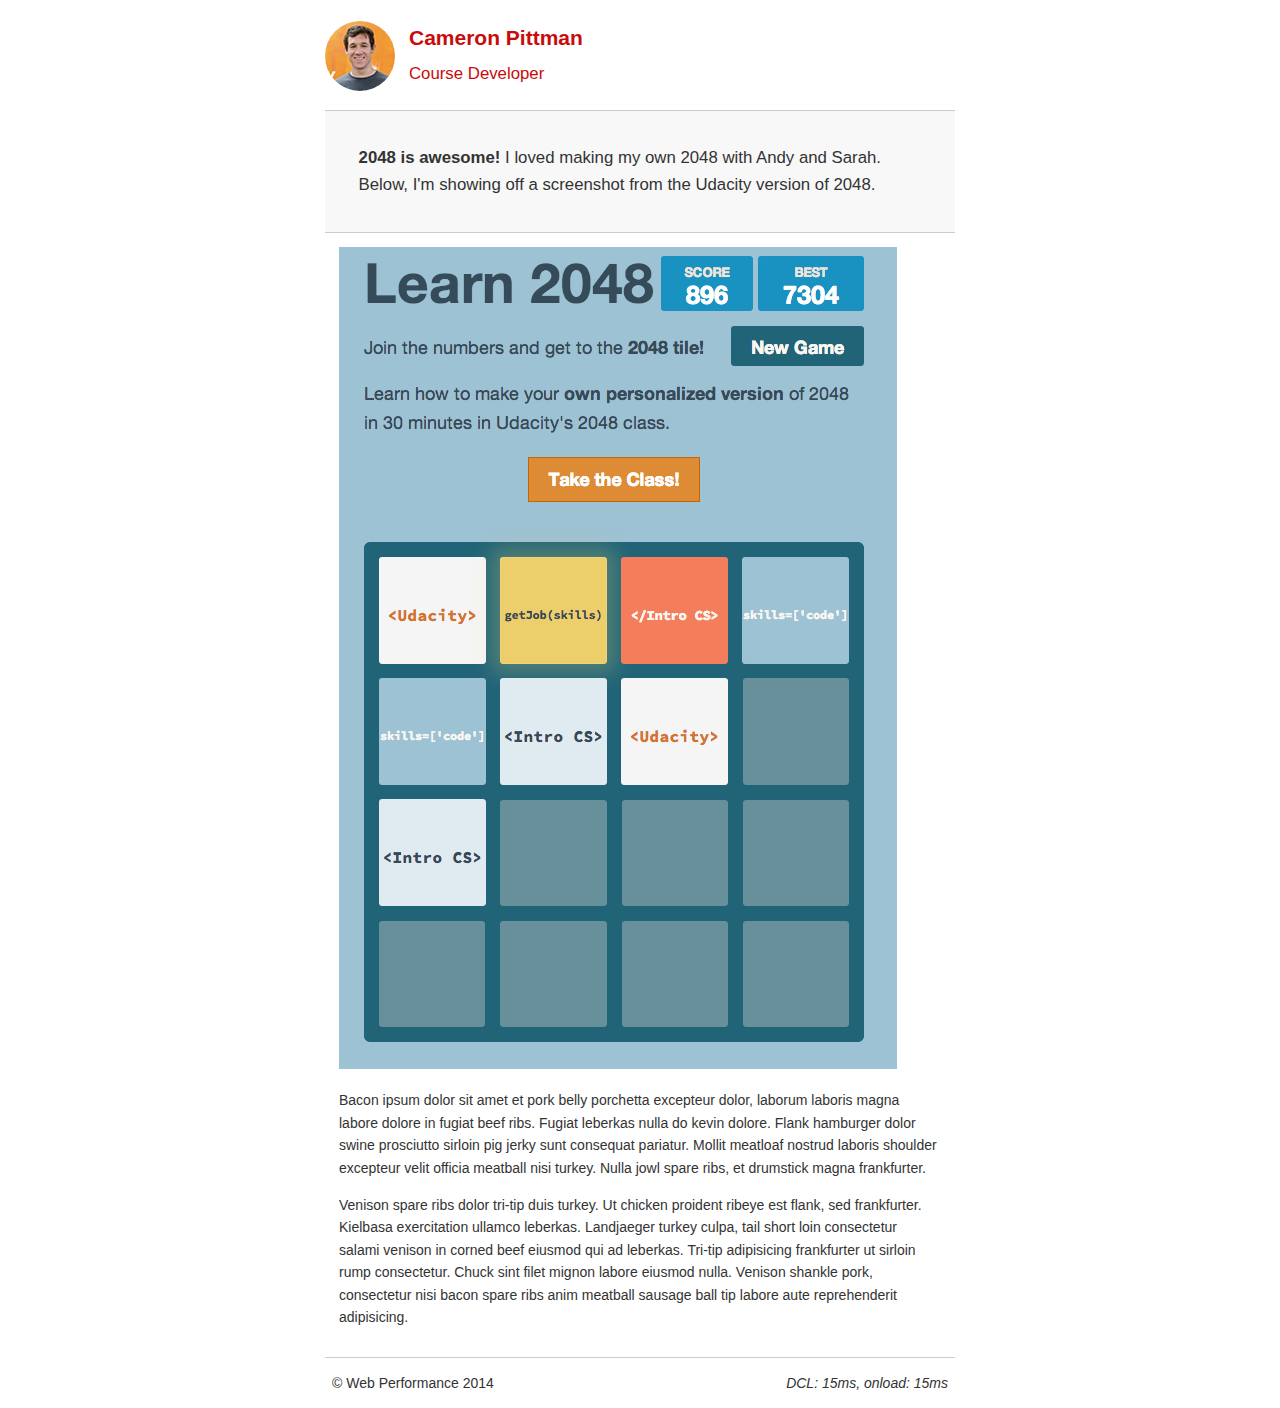
<file: project-2048.html>
<!DOCTYPE html>
<html lang="en">
  <head>
    <meta charset="utf-8">
    <meta name="viewport" content="width=device-width, initial-scale=1">
    <meta name="description" content=" FILL ME IN ">
    <meta name="author" content=" FILL ME IN ">
    <title>Cameron Pittman: Portfolio</title>

    <!-- Hmm, what is the impact of web fonts on speed? Measure it... -->
    <!-- <link href="//fonts.googleapis.com/css?family=Open+Sans:400,700" rel="stylesheet"> -->

    <link href="css/style.css" rel="stylesheet">
    <link href="css/print.css" rel="stylesheet">

    <script>
      (function(w,g){w['GoogleAnalyticsObject']=g;
      w[g]=w[g]||function(){(w[g].q=w[g].q||[]).push(arguments)};w[g].l=1*new Date();})(window,'ga');

      // Optional TODO: replace with your Google Analytics profile ID.
      ga('create', 'UA-XXXX-Y');
      ga('send', 'pageview');
    </script>
    <script src="//www.google-analytics.com/analytics.js"></script>
    <script src="js/perfmatters.js"></script>
  </head>

  <body>
    <header>
      <a href="/"><img src="img/profilepic.jpg"></a>
      <p>Cameron Pittman<br><span>Course Developer</span></p>
    </header>

    <div class="container">
      <div class="hero">
        <strong>2048 is awesome!</strong> I loved making my own 2048 with Andy and Sarah. Below, I'm showing off a screenshot from the Udacity version of 2048.
      </div>

      <div class="content">

        <img class="img-responsive" src="img/2048.png">

        <p>Bacon ipsum dolor sit amet et pork belly porchetta excepteur dolor, laborum laboris magna labore dolore in fugiat beef ribs. Fugiat leberkas nulla do kevin dolore. Flank hamburger dolor swine prosciutto sirloin pig jerky sunt consequat pariatur. Mollit meatloaf nostrud laboris shoulder excepteur velit officia meatball nisi turkey. Nulla jowl spare ribs, et drumstick magna frankfurter.</p>

        <p>Venison spare ribs dolor tri-tip duis turkey. Ut chicken proident ribeye est flank, sed frankfurter. Kielbasa exercitation ullamco leberkas. Landjaeger turkey culpa, tail short loin consectetur salami venison in corned beef eiusmod qui ad leberkas. Tri-tip adipisicing frankfurter ut sirloin rump consectetur. Chuck sint filet mignon labore eiusmod nulla. Venison shankle pork, consectetur nisi bacon spare ribs anim meatball sausage ball tip labore aute reprehenderit adipisicing.</p>

    </div>

    <footer>
      <p>&copy; Web Performance 2014 <span id="crp-stats"></span></p>
    </footer>
  </body>
</html>
</file>
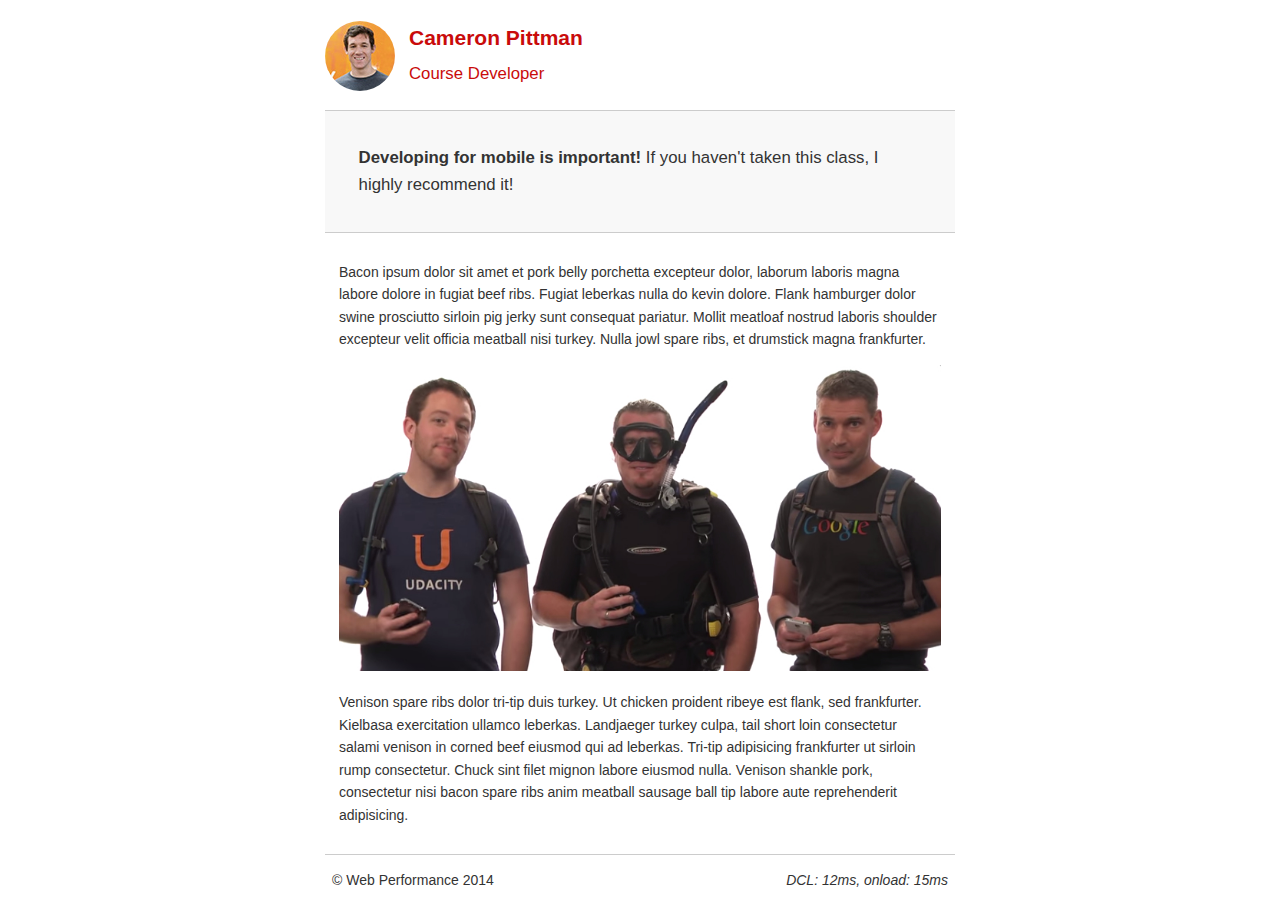
<file: project-mobile.html>
<!DOCTYPE html>
<html lang="en">
  <head>
    <meta charset="utf-8">
    <meta name="viewport" content="width=device-width, initial-scale=1">
    <meta name="description" content=" FILL ME IN ">
    <meta name="author" content=" FILL ME IN ">
    <title>Cameron Pitman: Portfolio</title>

    <!-- Hmm, what is the impact of web fonts on speed? Measure it... -->
    <!-- <link href="//fonts.googleapis.com/css?family=Open+Sans:400,700" rel="stylesheet"> -->

    <link href="css/style.css" rel="stylesheet">
    <link href="css/print.css" rel="stylesheet">

    <script>
      (function(w,g){w['GoogleAnalyticsObject']=g;
      w[g]=w[g]||function(){(w[g].q=w[g].q||[]).push(arguments)};w[g].l=1*new Date();})(window,'ga');

      // Optional TODO: replace with your Google Analytics profile ID.
      ga('create', 'UA-XXXX-Y');
      ga('send', 'pageview');
    </script>
    <script src="http://www.google-analytics.com/analytics.js"></script>
    <script async src="js/perfmatters.js"></script>
  </head>

  <body>
    <header>
      <a href="/"><img src="img/profilepic.jpg"></a>
      <p>Cameron Pittman<br><span>Course Developer</span></p>
    </header>

    <div class="container">
      <div class="hero">
        <strong>Developing for mobile is important!</strong> If you haven't taken this class, I highly recommend it!
      </div>

      <div class="content">

        <p>Bacon ipsum dolor sit amet et pork belly porchetta excepteur dolor, laborum laboris magna labore dolore in fugiat beef ribs. Fugiat leberkas nulla do kevin dolore. Flank hamburger dolor swine prosciutto sirloin pig jerky sunt consequat pariatur. Mollit meatloaf nostrud laboris shoulder excepteur velit officia meatball nisi turkey. Nulla jowl spare ribs, et drumstick magna frankfurter.</p>

        <img src="img/mobilewebdev.jpg">

        <p>Venison spare ribs dolor tri-tip duis turkey. Ut chicken proident ribeye est flank, sed frankfurter. Kielbasa exercitation ullamco leberkas. Landjaeger turkey culpa, tail short loin consectetur salami venison in corned beef eiusmod qui ad leberkas. Tri-tip adipisicing frankfurter ut sirloin rump consectetur. Chuck sint filet mignon labore eiusmod nulla. Venison shankle pork, consectetur nisi bacon spare ribs anim meatball sausage ball tip labore aute reprehenderit adipisicing.</p>

    </div>

    <footer>
      <p>&copy; Web Performance 2014 <span id="crp-stats"></span></p>
    </footer>
  </body>
</html>
</file>
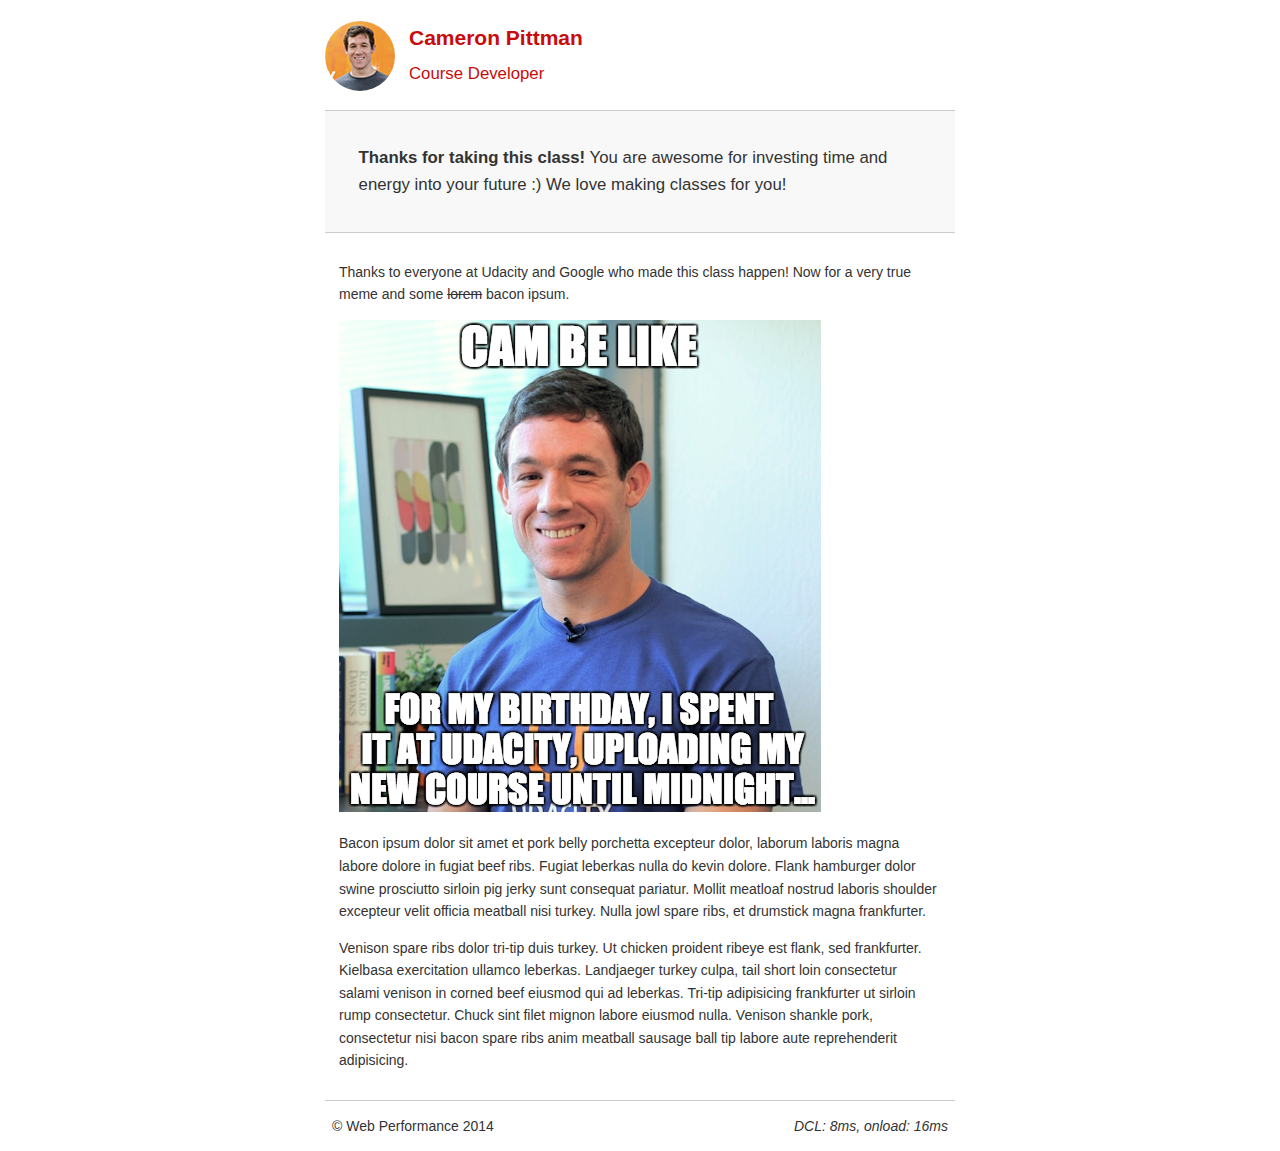
<file: project-webperf.html>
<!DOCTYPE html>
<html lang="en">
  <head>
    <meta charset="utf-8">
    <meta name="viewport" content="width=device-width, initial-scale=1">
    <meta name="description" content=" FILL ME IN ">
    <meta name="author" content=" FILL ME IN ">
    <title>Cameron Pittman: Portfolio</title>

    <!-- Hmm, what is the impact of web fonts on speed? Measure it... -->
    <!-- <link href="//fonts.googleapis.com/css?family=Open+Sans:400,700" rel="stylesheet"> -->

    <link href="css/style.css" rel="stylesheet">
    <link href="css/print.css" rel="stylesheet">

    <script>
      (function(w,g){w['GoogleAnalyticsObject']=g;
      w[g]=w[g]||function(){(w[g].q=w[g].q||[]).push(arguments)};w[g].l=1*new Date();})(window,'ga');

      // Optional TODO: replace with your Google Analytics profile ID.
      ga('create', 'UA-XXXX-Y');
      ga('send', 'pageview');
    </script>
    <script src="http://www.google-analytics.com/analytics.js"></script>
    <script async src="js/perfmatters.js"></script>
  </head>

  <body>
    <header>
      <a href="/"><img src="img/profilepic.jpg"></a>
      <p>Cameron Pittman<br><span>Course Developer</span></p>
    </header>

    <div class="container">
      <div class="hero">
        <strong>Thanks for taking this class!</strong> You are awesome for investing time and energy into your future :) We love making classes for you!
      </div>

      <div class="content">

        <p>Thanks to everyone at Udacity and Google who made this class happen! Now for a very true meme and some <strike>lorem</strike> bacon ipsum.</p>

        <img src="img/cam_be_like.jpg">

        <p>Bacon ipsum dolor sit amet et pork belly porchetta excepteur dolor, laborum laboris magna labore dolore in fugiat beef ribs. Fugiat leberkas nulla do kevin dolore. Flank hamburger dolor swine prosciutto sirloin pig jerky sunt consequat pariatur. Mollit meatloaf nostrud laboris shoulder excepteur velit officia meatball nisi turkey. Nulla jowl spare ribs, et drumstick magna frankfurter.</p>

        <p>Venison spare ribs dolor tri-tip duis turkey. Ut chicken proident ribeye est flank, sed frankfurter. Kielbasa exercitation ullamco leberkas. Landjaeger turkey culpa, tail short loin consectetur salami venison in corned beef eiusmod qui ad leberkas. Tri-tip adipisicing frankfurter ut sirloin rump consectetur. Chuck sint filet mignon labore eiusmod nulla. Venison shankle pork, consectetur nisi bacon spare ribs anim meatball sausage ball tip labore aute reprehenderit adipisicing.</p>

    </div>

    <footer>
      <p>&copy; Web Performance 2014 <span id="crp-stats"></span></p>
    </footer>
  </body>
</html>
</file>
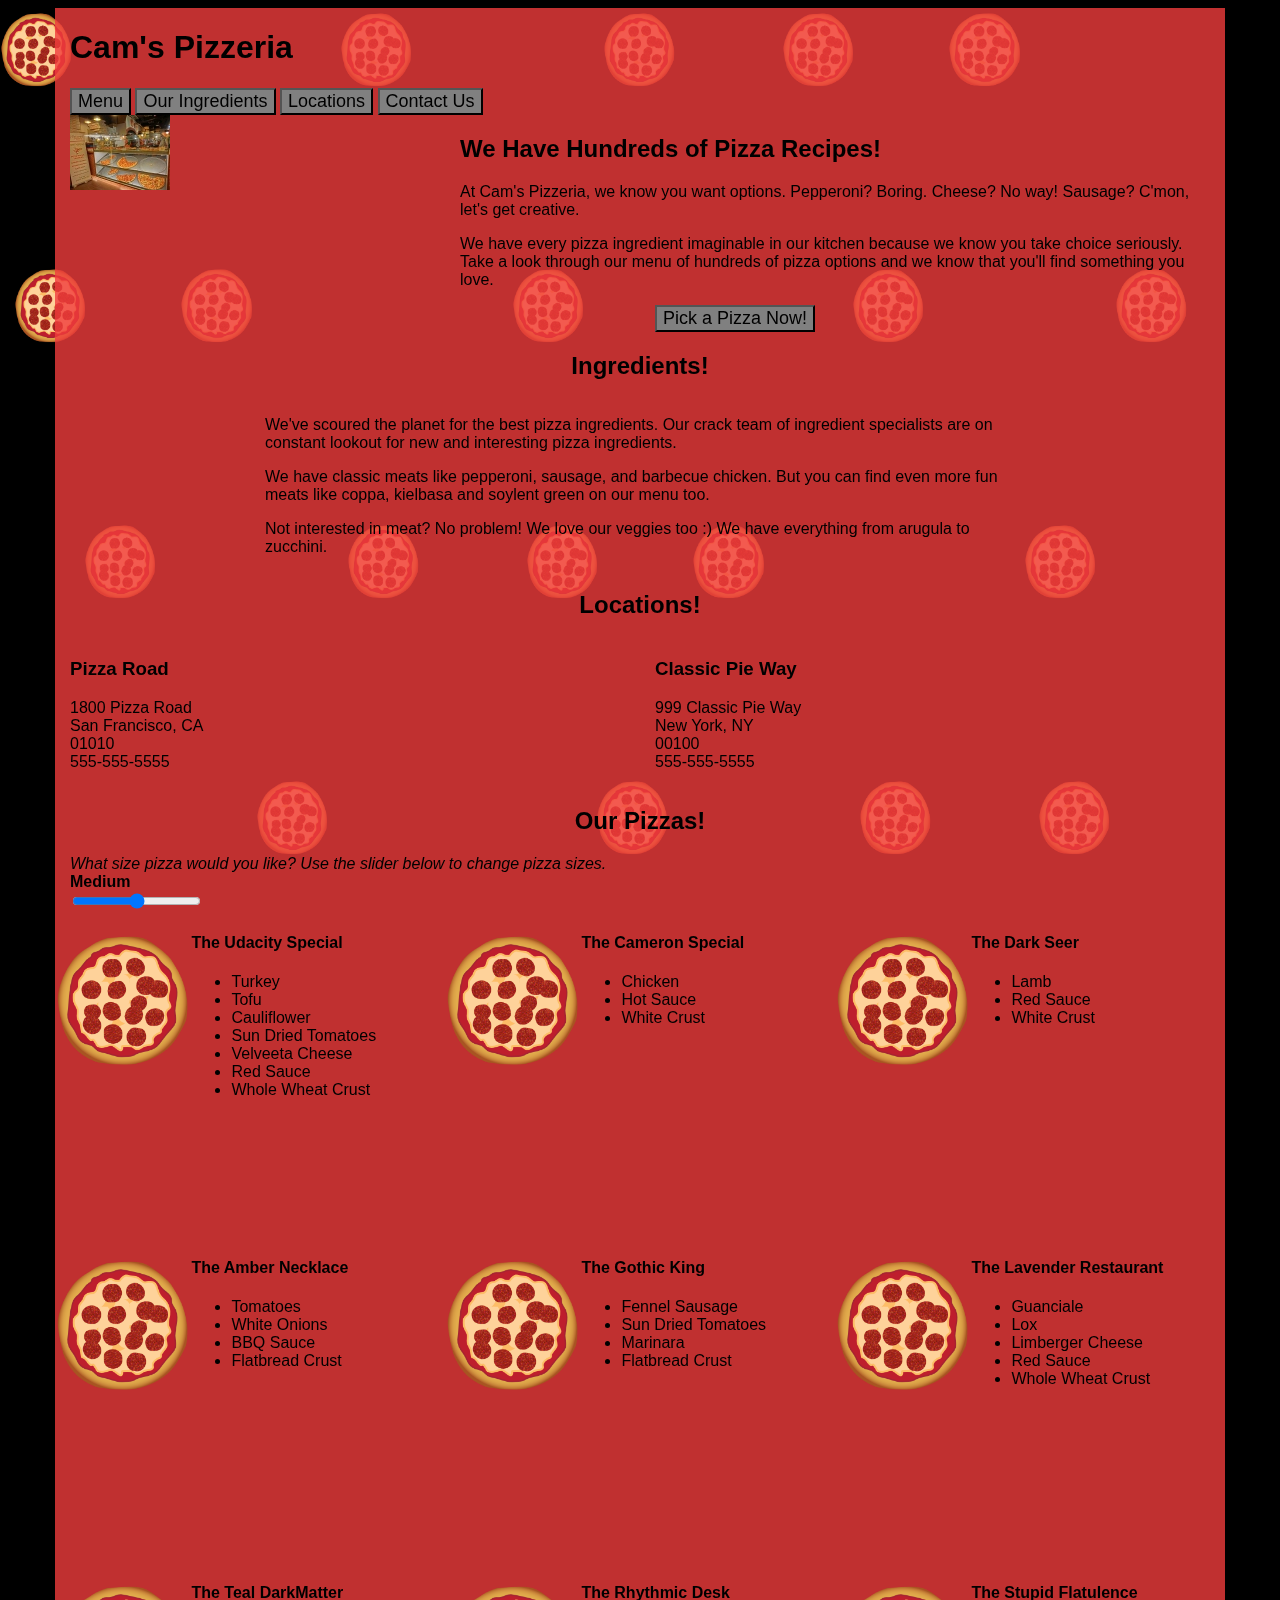
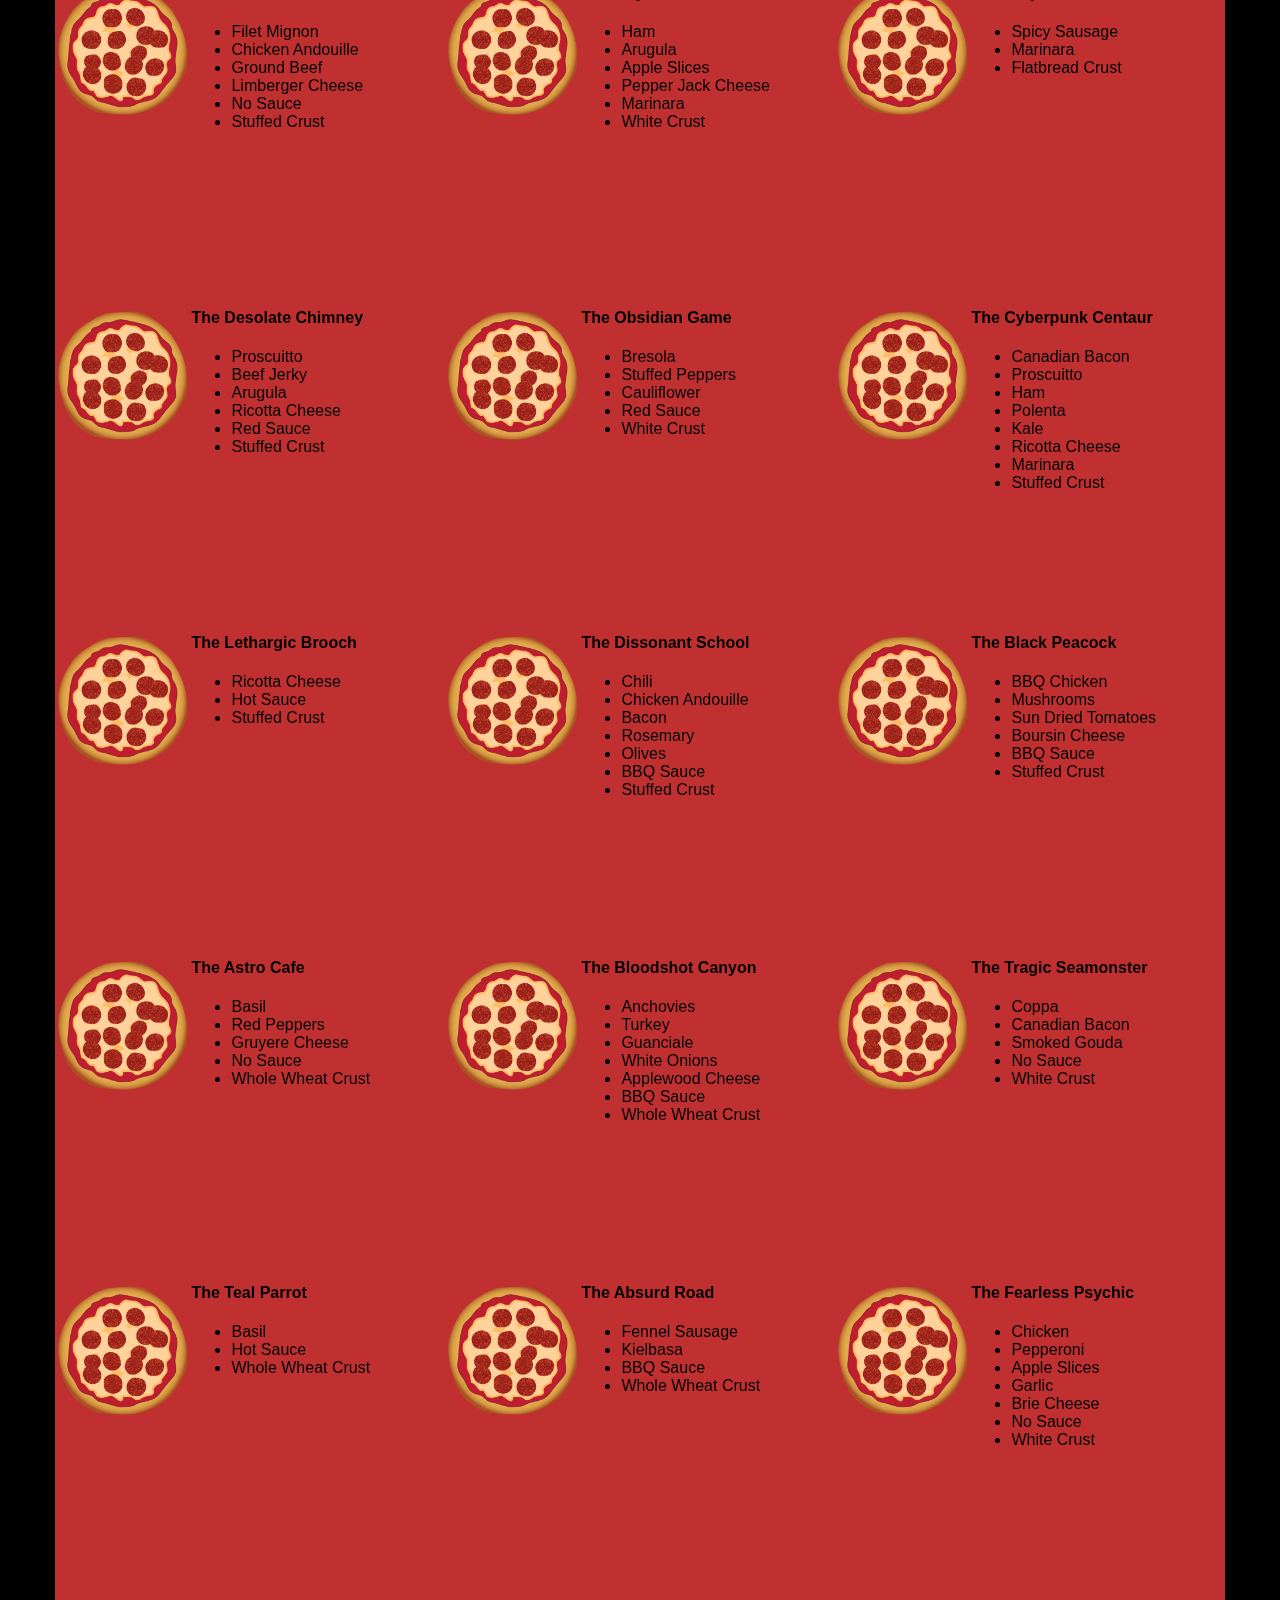
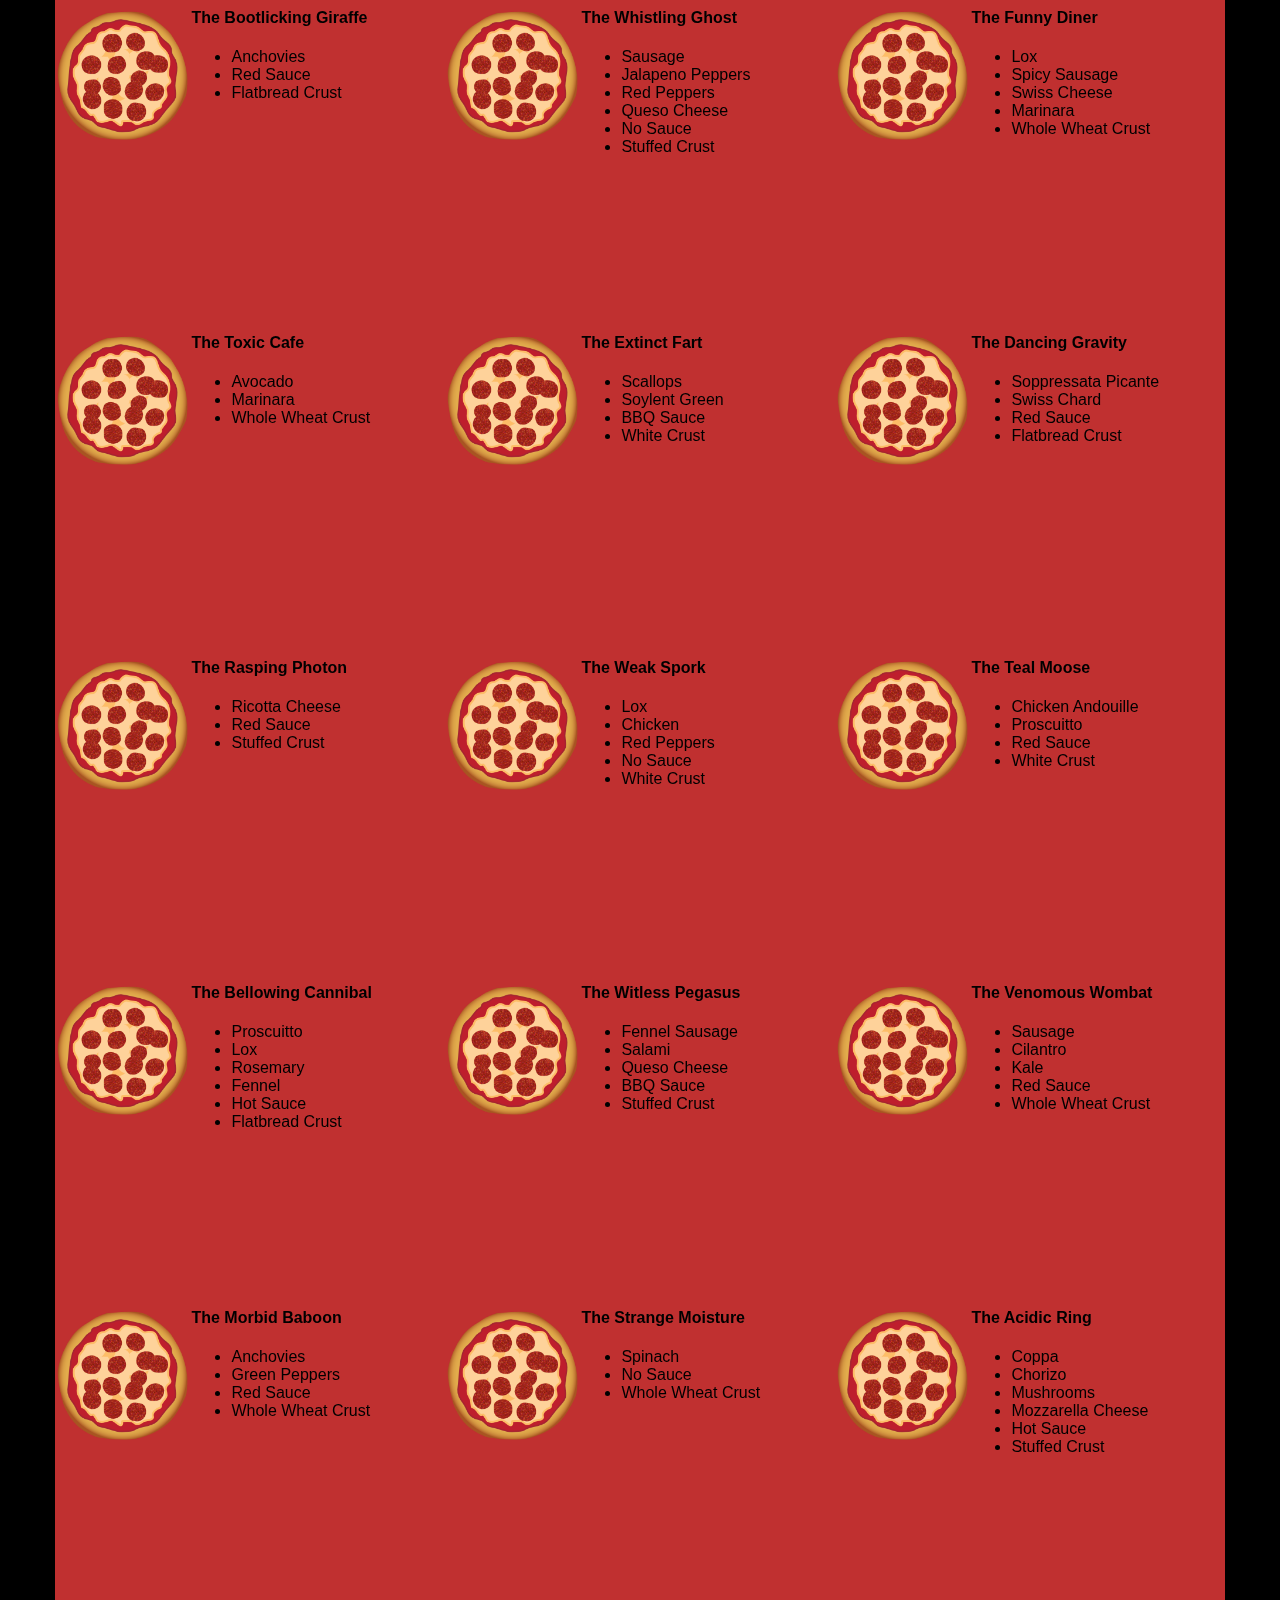
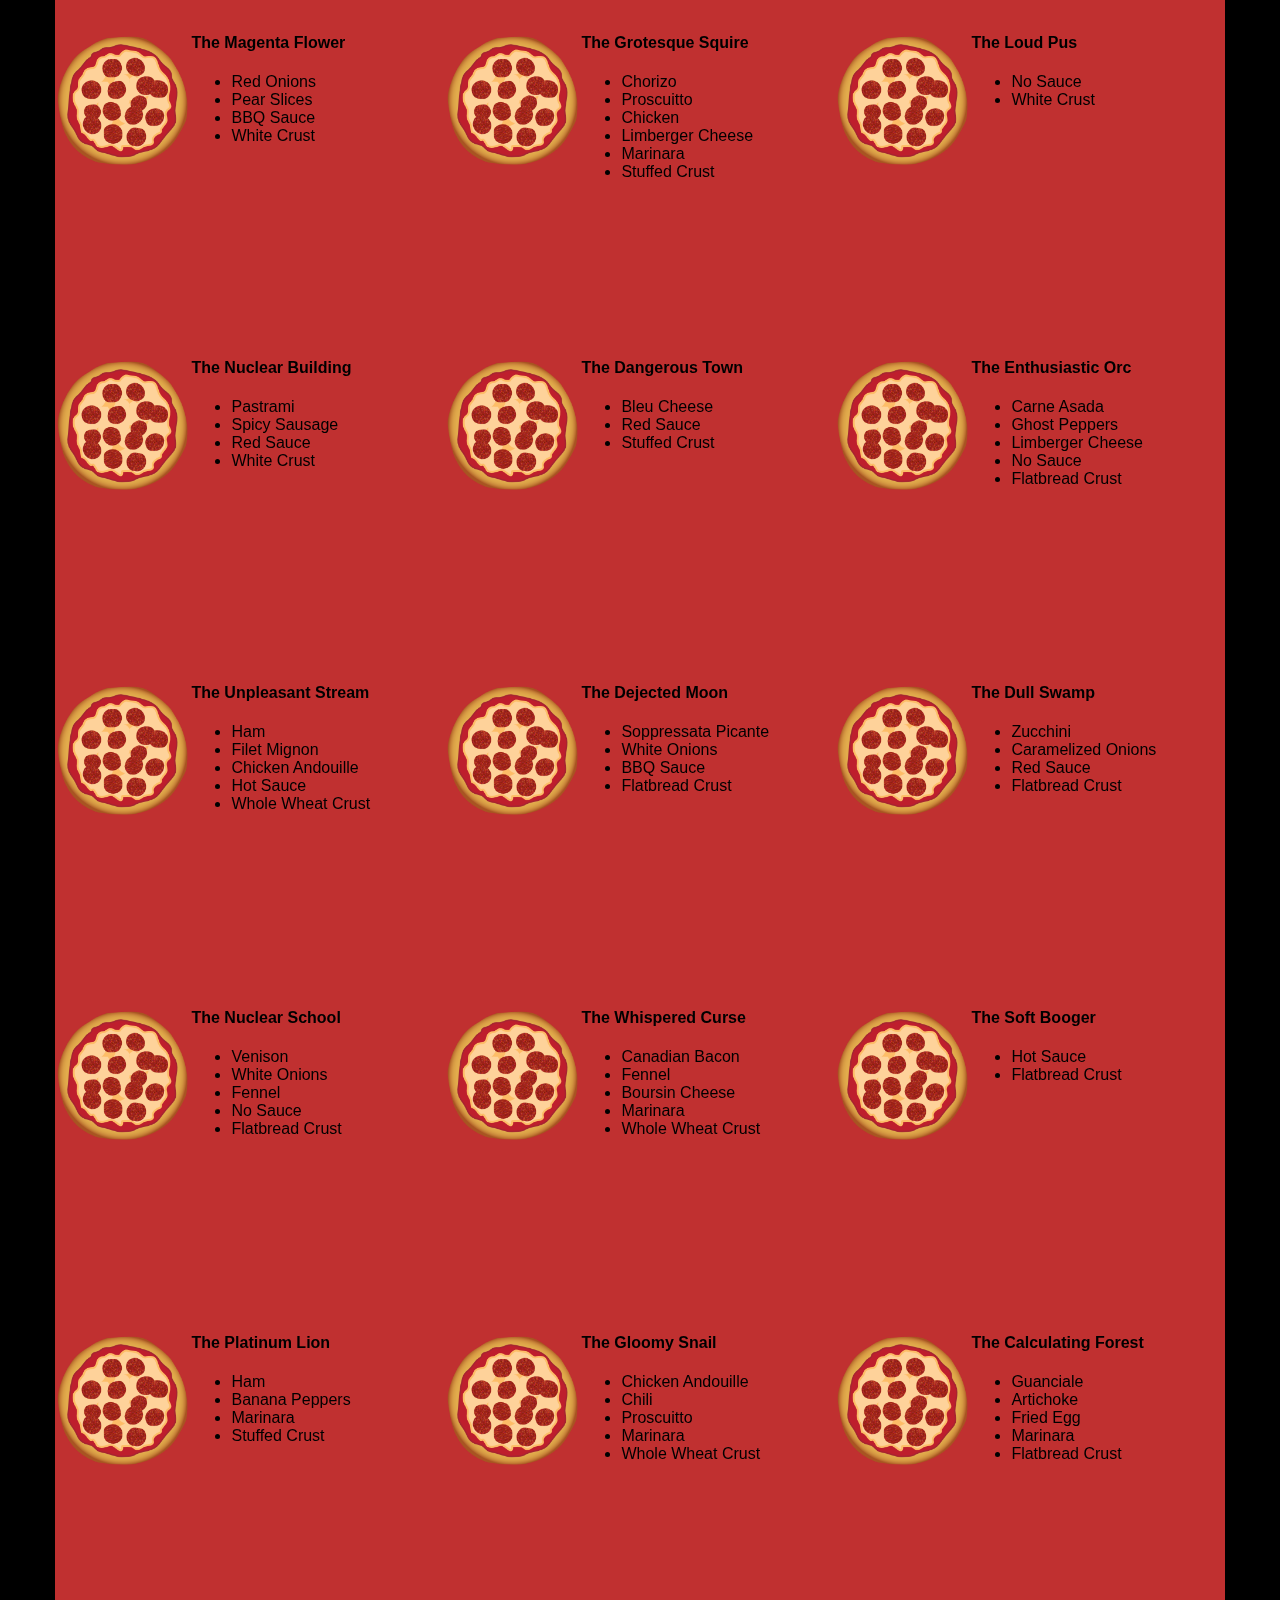
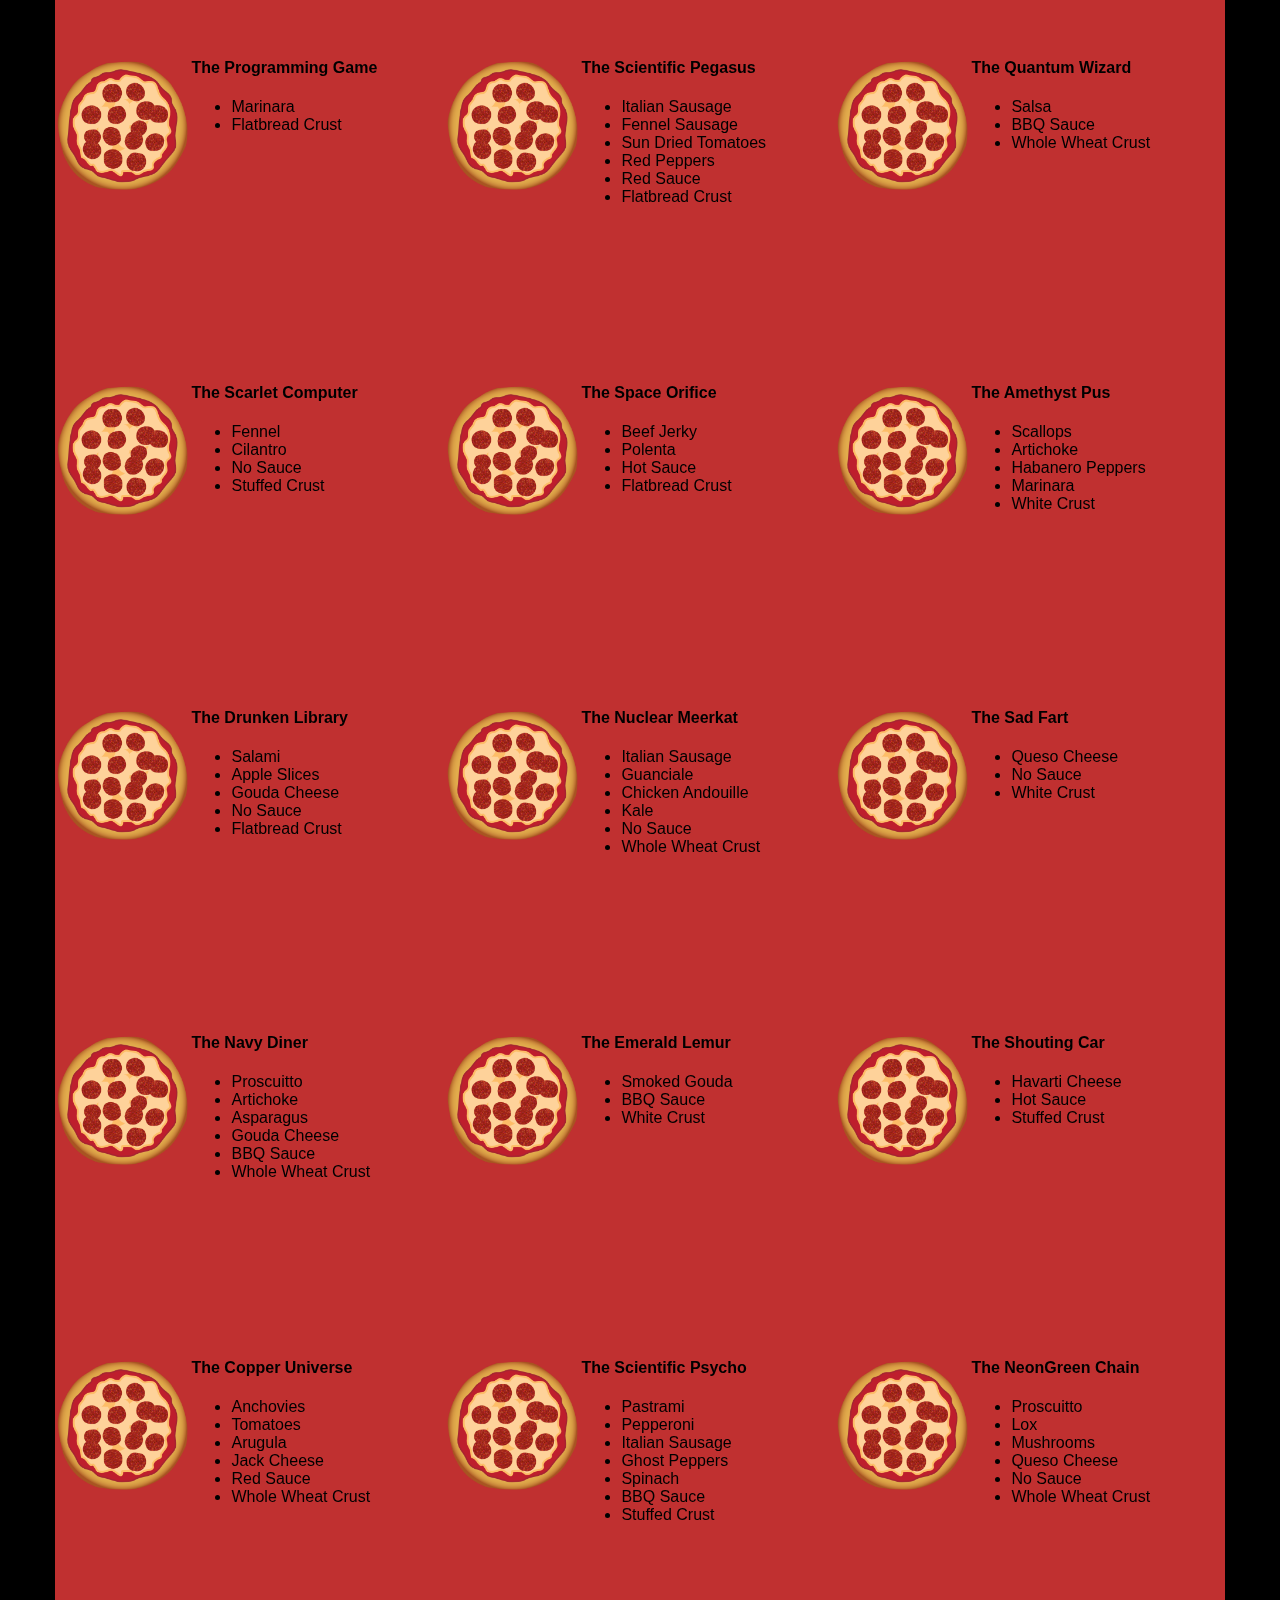
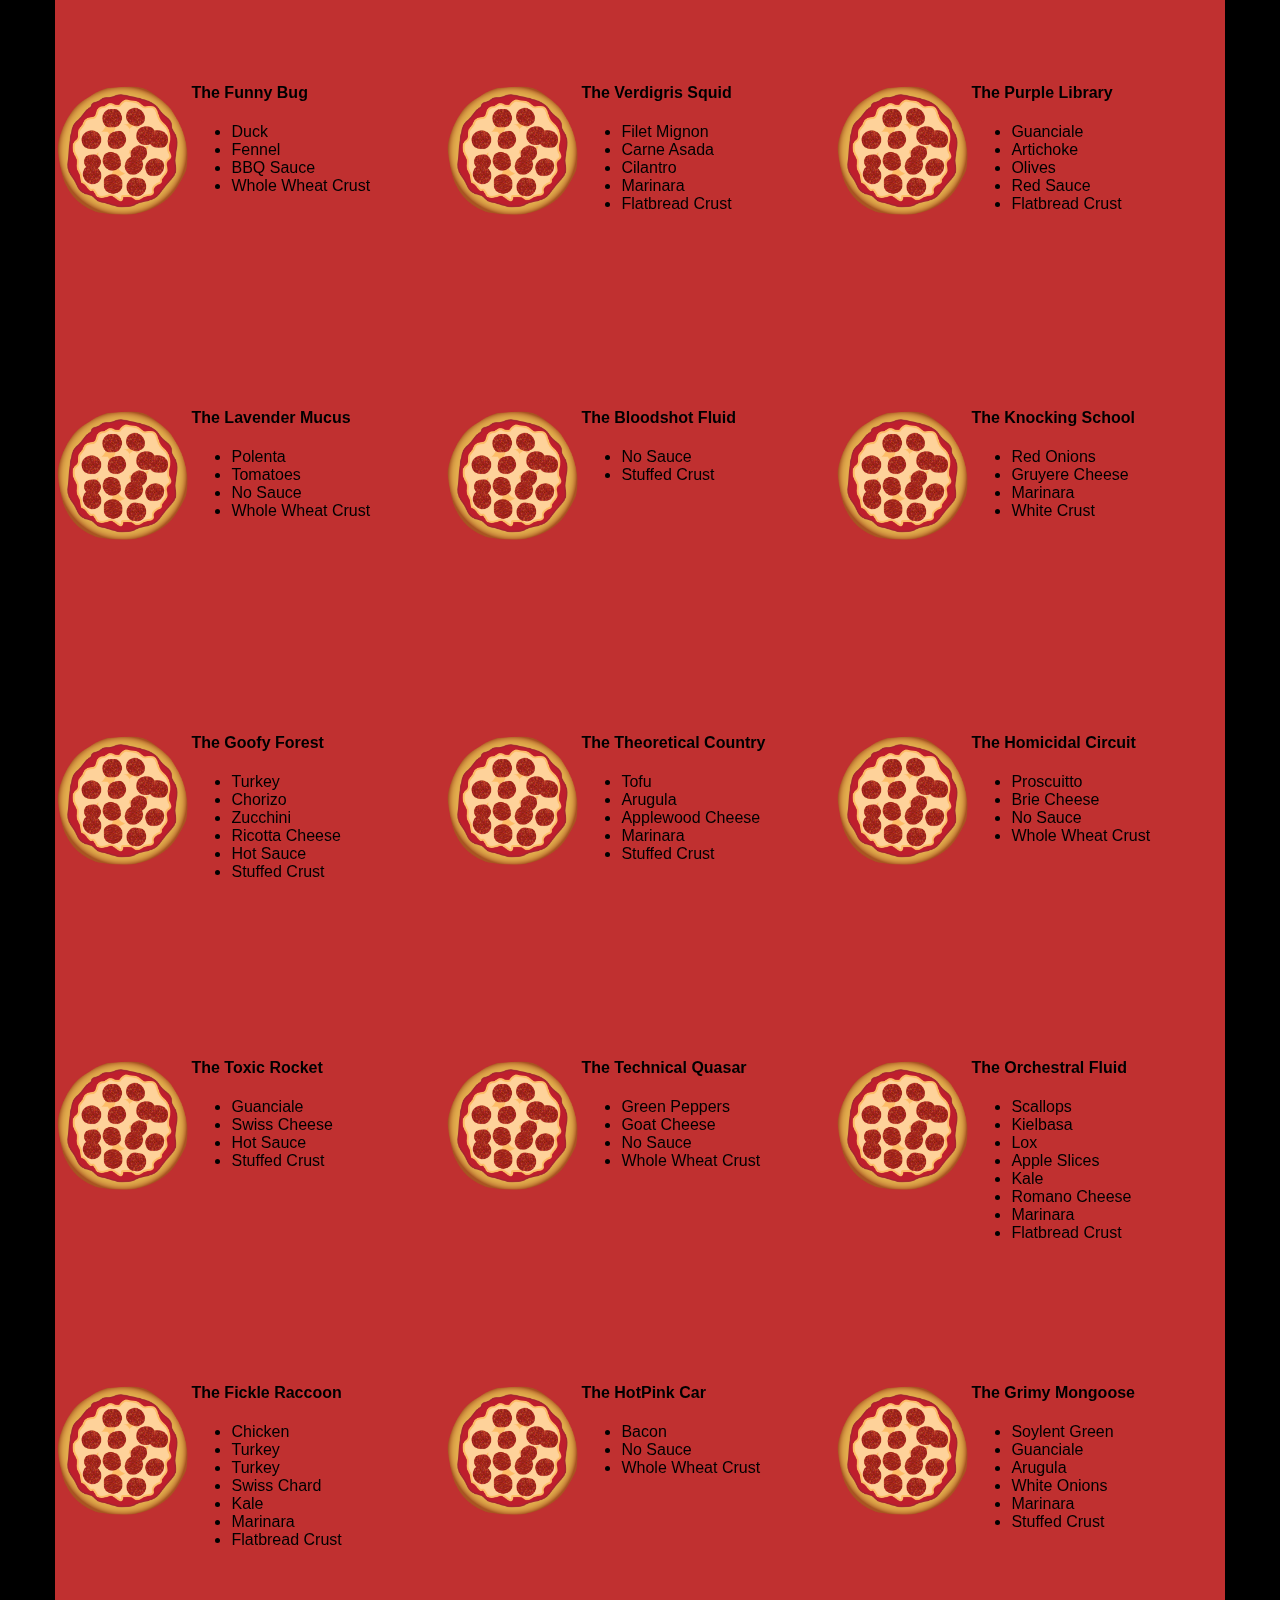
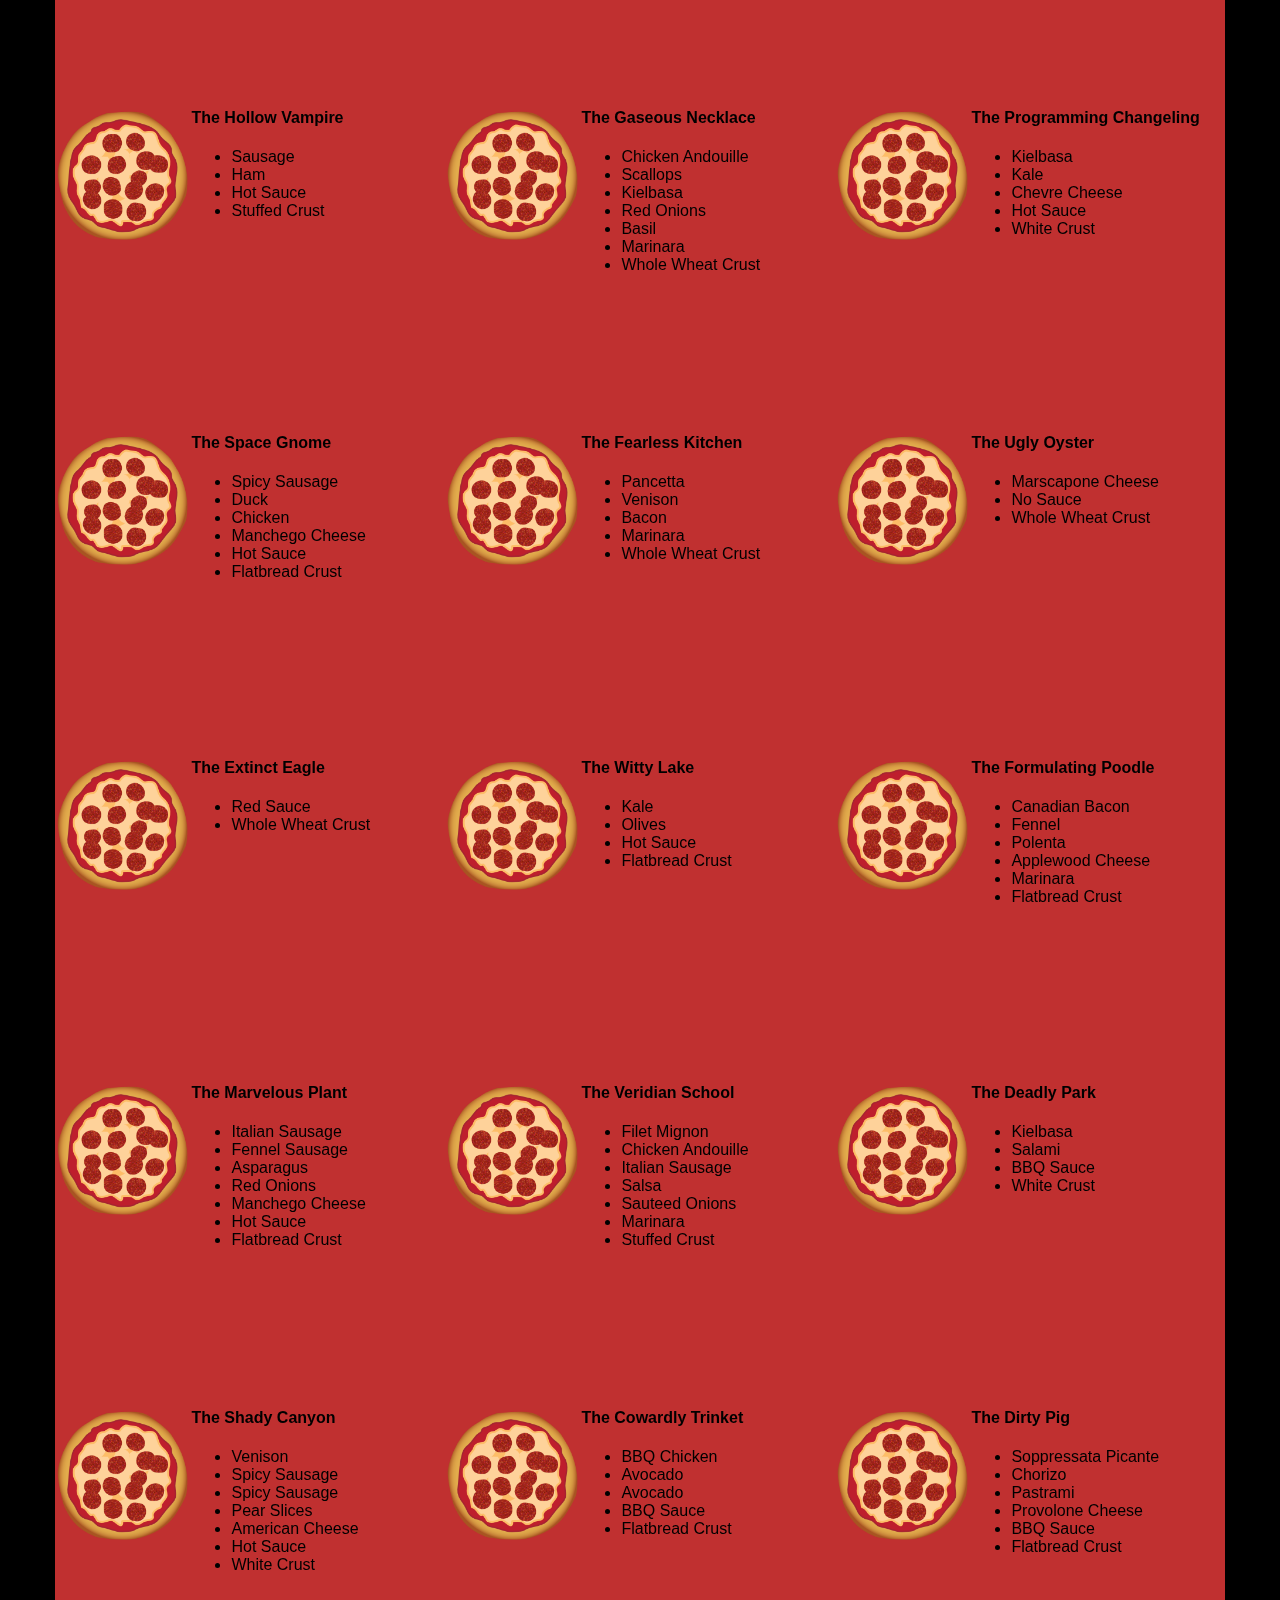
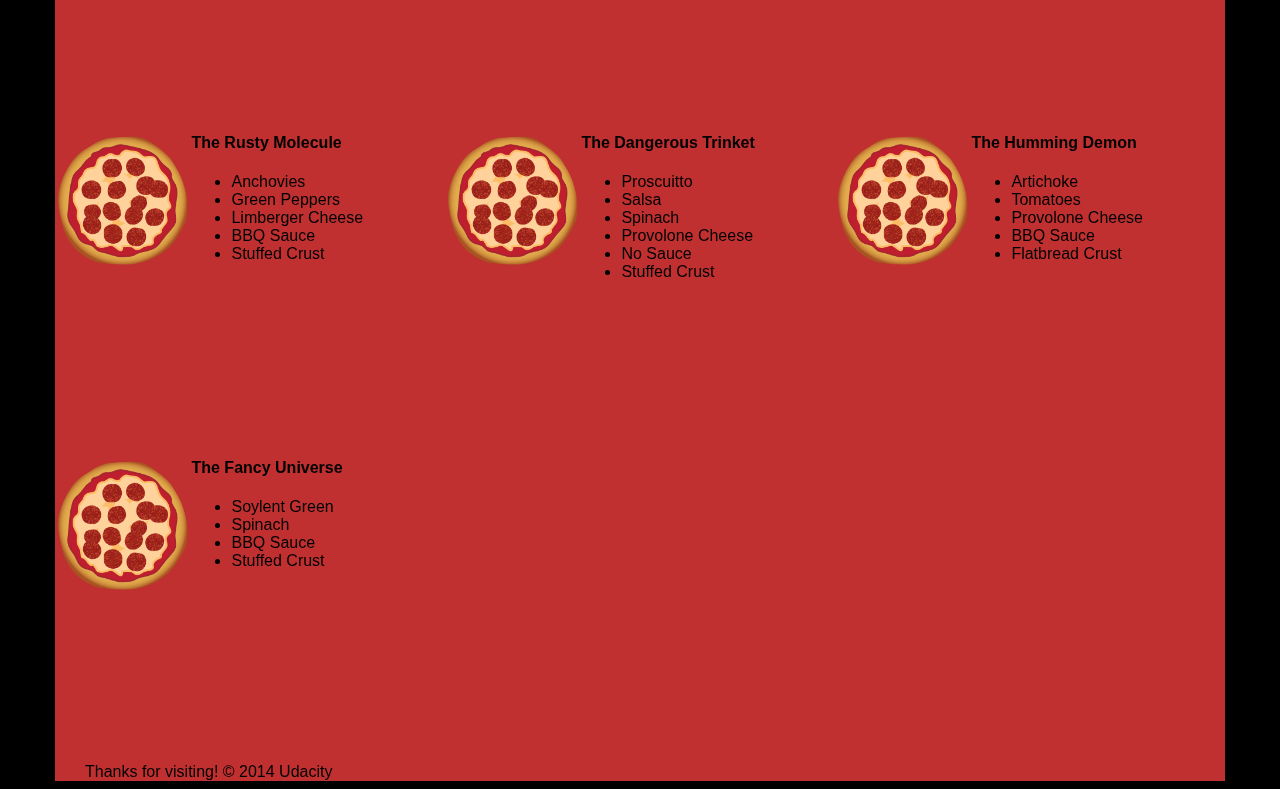
<file: views/pizza.html>
<!DOCTYPE HTML>
<html>
<head>
  <link rel="stylesheet" href="css/style2.css">
  <link rel="stylesheet" href="css/bootstrap-grid.css">
</head>

<body>
  <div class="container">
    <div id="header" class="row">
      <div class="col-md-6">
        <div class="row">
          <div class="col-md-12">
            <h1>Cam's Pizzeria</h1>
            <div class="row">
              <div id="menu" class="col-md-12">
                <form action="#randomPizzas">
                  <input type="submit" value="Menu">
                </form>
                <form action="#ingredients">
                  <input type="submit" value="Our Ingredients">
                </form>
                <form action="#locations">
                  <input type="submit" value="Locations">
                </form>
                <form action="#" onsubmit="alert('Thanks for clicking! This button doesn\'t do anything because this is a fake pizzeria :\)')">
                  <input type="submit" value="Contact Us">
                </form>
              </div>
            </div>
          </div>
        </div>
      </div>
      <div id="movingPizzas1" class="col-md-6">
      </div>
    </div>
    <div id="callToAction" class="row">
      <div class="col-md-4">
        <img src="images/pizzeria.jpg" class="img-responsive"> <!-- Image credit to: http://commons.wikimedia.org/wiki/File:HK_TST_night_%E5%98%89%E8%98%AD%E9%81%93_Granville_Road_restaurant_Paisano's_Pizzeria_pizza_Dec-2013.JPG -->
      </div>
      <div class="col-md-8">
        <div class="row">
          <div class="col-md-12">
            <h2>We Have Hundreds of Pizza Recipes!</h2>
            <p>At Cam's Pizzeria, we know you want options. Pepperoni? Boring. Cheese? No way! Sausage? C'mon, let's get creative.</p>

            <p>We have every pizza ingredient imaginable in our kitchen because we know you take choice seriously. Take a look through our menu of hundreds of pizza options and we know that you'll find something you love.</p>
          </div>
        </div>
        <div class="row">
          <div class="col-md-6 col-md-push-3">
            <form action="#randomPizzas">
              <input type="submit" value="Pick a Pizza Now!">
            </form>
          </div>
        </div>
      </div>
    </div>
    <div id="ingredients" class="row">
      <div class="col-md-8 col-md-push-2">
        <div class="row">
          <div class="col-md-12 centered">
            <h2>Ingredients!</h2>
          </div>
        </div>
        <div class="row">
          <div class="col-md-12">
            <p>We've scoured the planet for the best pizza ingredients. Our crack team of ingredient specialists are on constant lookout for new and interesting pizza ingredients.</p>

            <p>We have classic meats like pepperoni, sausage, and barbecue chicken. But you can find even more fun meats like coppa, kielbasa and soylent green on our menu too.</p>

            <p>Not interested in meat? No problem! We love our veggies too :) We have everything from arugula to zucchini.</p>
          </div>
        </div>
      </div>
    </div>
    <div id="locations" class="row">
      <div class="col-md-12">
        <h2 style="text-align: center">Locations!</h2>
        <div class="row">
          <div class="col-md-6">
            <h3>Pizza Road</h3>
            <p>1800 Pizza Road<br>San Francisco, CA<br>01010<br>555-555-5555</p>
          </div>
          <div class="col-md-6">
            <h3>Classic Pie Way</h3>
            <p>999 Classic Pie Way<br>New York, NY<br>00100<br>555-555-5555</p>
          </div>
        </div>
      </div>
    </div>
    <div id="pizzaGenerator" class="row">
      <div class="col-md-12">
        <h2 style="text-align: center">Our Pizzas!</h2>
        <div class="row">
          <div class="col-md-12">
            <em>What size pizza would you like? Use the slider below to change pizza sizes.</em>
          </div>
          <div id="pizzaSize" class="col-md-6">Medium</div>
          <div class="col-md-12">
            <input id="sizeSlider" type="range" min="1" max="3" value="2" step="1" onchange="resizePizzas(this.value)"></input>
          </div>
        </div>
        <div id="randomPizzas" class="row">
          <div id="pizza0" class="randomPizzaContainer" style="width:33.33%; height: 325px;">
            <div style="width:35%">
              <img src="images/pizza.png" class="img-responsive">
            </div>
            <div style="width:65%">
              <h4>The Udacity Special</h4>
              <ul>
                <li>Turkey</li>
                <li>Tofu</li>
                <li>Cauliflower</li>
                <li>Sun Dried Tomatoes</li>
                <li>Velveeta Cheese</li>
                <li>Red Sauce</li>
                <li>Whole Wheat Crust</li>
              </ul>
            </div>
          </div>
          <div id="pizza1" class="randomPizzaContainer" style="width:33.33%; height: 325px;">
            <div style="width:35%">
              <img src="images/pizza.png" class="img-responsive">
            </div>
            <div style="width:65%">
              <h4>The Cameron Special</h4>
              <ul>
                <li>Chicken</li>
                <li>Hot Sauce</li>
                <li>White Crust</li>
              </ul>
            </div>
          </div>
        </div>
      </div>
    </div>
    <div id="footer" class="col-md-12">Thanks for visiting! &copy; 2014 Udacity</div>
  </div>
  <script type="text/javascript" src="js/main2.js"></script>
</body>

</html>
</html>
</file>
<file: css/style.css>
html {
  font-size: 100%;
  overflow-y: scroll;
  -webkit-tap-highlight-color: rgba(0,0,0,0);
  -ms-text-size-adjust: 100%;
  -webkit-text-size-adjust: none;
}
body { margin: 0; font-size: 14px; line-height: 1.61; font-weight: 400; }
body, button, input, select, textarea { font-family: 'Open Sans', sans-serif; color: #333; }

a { color: #12C; }
a:visited { color: #61C; }
a:focus { outline: thin dotted; }
a:hover, a:active { color: #c00; outline: 0; }

b, strong { font-weight: bold; }
pre, code { font-family: monospace, monospace; font-size: 1em; }
ul, ol { margin: 1em 0; padding: 0 0 0 20px; }
img { border: 0; max-width: 100%; }

body { background: #fff; }
header, footer, .container { max-width: 45em; margin: 0 auto; }

header { padding: 0 0.5em; color: #C90B0B; }
header img { border-radius: 40px; float: left; }
header p { font-size:1.5em; font-weight: bold; padding-left: 4em;}
header p span { font-size: 0.8em; font-weight: normal;}

.hero { padding: 2em; background-color: #f8f8f8; font-size:1.2em;
  border-bottom: 1px solid #ccc;
  border-top: 1px solid #ccc;
}

.content { padding: 1em 1em; }
.content li { list-style-type: none; font-size: 1.1em;}
li img { float:left; padding-right: 1em; }
li p { font-size: 0.9em; font-style: italic; }

footer {
  padding: 0 0.5em;
  border-top: 1px solid #ccc;
}
footer span { float: right; font-style: italic; }

/* Smartphones (portrait) */
@media only screen and (max-width: 480px) {
  body { font-size: 12px;}
  header p { padding-left: 4.5em;}
}
</file>
<file: css/print.css>
@media print {
  * { background: transparent !important; color: black !important; text-shadow: none !important; filter:none !important; -ms-filter: none !important; }
  a, a:visited { color: #444 !important; text-decoration: underline; }
  a[href]:after { content: " (" attr(href) ")"; }
  tr, img { page-break-inside: avoid; }
  img { max-width: 100% !important; }
  @page { margin: 0.5cm; }
  p, h2, h3 { orphans: 3; widows: 3; }
  h2, h3{ page-break-after: avoid; }
}
</file>
<file: views/css/style2.css>
/** {
  outline: 1px solid red !important;
}*/
* {
  -webkit-box-sizing: border-box;
  -moz-box-sizing: border-box;
  -box-sizing: border-box;
}

body {
  font-family: "Trebuchet MS", Helvetica, sans-serif;
  background: black;
}

input {
  background: grey;
  font-size: 18px;
}

form {
  display: inline-block;
}

.centered {
  text-align: center;
}

#pizzaSize {
  font-weight: 800;
}

.mover {
  position: fixed;
  width: 256px;
  z-index: -1;
  transform: translateZ(0);
  backface-visibilty:hidden;
}

.randomPizzaContainer {
  float: left;
  display: flex;
}

.randomPizzaContainer:after {
  content: "";
  display: table;
  clear:both;
}

 .container {
  background-color: rgba(240, 60, 60, 0.8);
}
</file>
